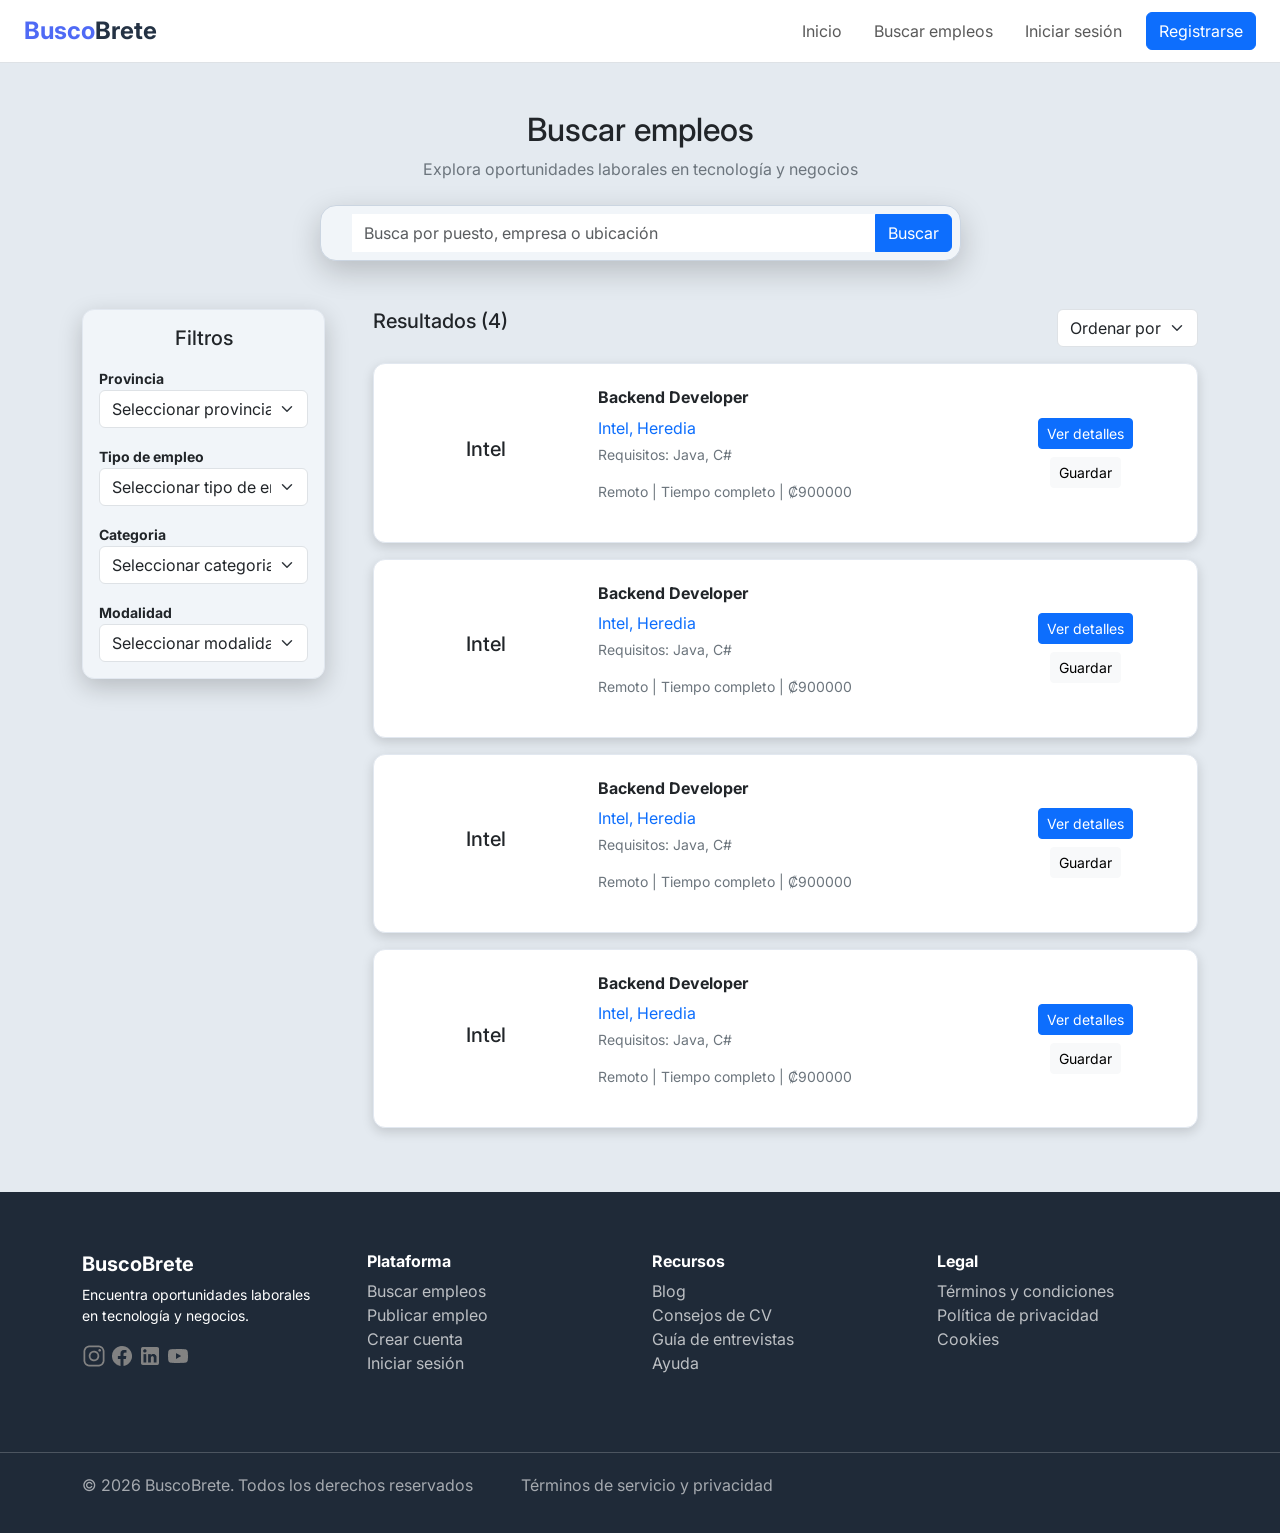
<file: html/buscarEmpleos.html>
<!DOCTYPE html>
<html lang="es">

<head>
    <meta charset="UTF-8">
    <meta name="viewport" content="width=device-width, initial-scale=1.0">
    <title>BuscoBrete - Buscar Empleos</title>
    <link rel="stylesheet" href="../css/styles.css">

    <!-- Bootstrap CSS -->
    <link href="https://cdn.jsdelivr.net/npm/bootstrap@5.3.8/dist/css/bootstrap.min.css" rel="stylesheet"
        integrity="sha384-sRIl4kxILFvY47J16cr9ZwB07vP4J8+LH7qKQnuqkuIAvNWLzeN8tE5YBujZqJLB" crossorigin="anonymous">    
    <!-- Bootstrap JS Bundle -->
    <script src="https://cdn.jsdelivr.net/npm/bootstrap@5.3.8/dist/js/bootstrap.bundle.min.js"
        integrity="sha384-FKyoEForCGlyvwx9Hj09JcYn3nv7wiPVlz7YYwJrWVcXK/BmnVDxM+D2scQbITxI" crossorigin="anonymous"></script>

    <!-- Google Fonts-->
    <link rel="preconnect" href="https://fonts.googleapis.com">
    <link rel="preconnect" href="https://fonts.gstatic.com" crossorigin>
    <link rel="preconnect" href="https://fonts.googleapis.com">
    <!-- Inter font -->
    <link href="https://fonts.googleapis.com/css2?family=Inter:ital,opsz,wght@0,14..32,100..900;1,14..32,100..900&display=swap" rel="stylesheet">
</head>

<body class="body-bckg">

    <!--Top Nav Bar  -->
    <nav class="navbar navbar-expand-lg bg-white border-bottom">
        <div class="container-fluid px-4">
            <a href="home.html" class="navbar-brand fw-bold fs-4">
                <span class="brand-busco">Busco</span><span class="brand-brete">Brete</span>
            </a>
            <button class="navbar-toggler" data-bs-toggle="collapse" data-bs-target="#menu">
                <span class="navbar-toggler-icon"></span>
            </button>
            <div class="collapse navbar-collapse justify-content-end" id="menu">
                <ul class="navbar-nav align-items-center gap-3">
                    <li class="nav-item">
                        <a href="home.html" class="nav-link">Inicio</a>
                    </li>
                    <li class="nav-item">
                        <a href="buscarEmpleos.html" class="nav-link">Buscar empleos</a>
                    </li>
                    <li class="nav-item">
                        <a href="login.html" class="nav-link">Iniciar sesión</a>
                    </li>
                    <li class="nav-item">
                        <a href="registro.html"><button class="btn btn-primary">Registrarse</button></a>
                    </li>
                </ul>
            </div>
        </div>
    </nav>

    <main>
        <!-- BUSCADORR -->
        <section class="py-5 text-center">
            <div class="container">
                <h2 class="mb-2 text-center">Buscar empleos</h2>
                <p class="text-secondary text-center">
                    Explora oportunidades laborales en tecnología y negocios
                </p>
                <div class="row justify-content-center mt-4">
                    <div class="col-md-7">
                        <div class="buscador input-group">
                            <span class="input-group-text bg-transparent border-0">
                                <i class="bi bi-search"></i>
                            </span>
                            <input class="form-control border-0" placeholder="Busca por puesto, empresa o ubicación">
                            <button class="btn btn-primary">
                                Buscar
                            </button>
                        </div>
                    </div>
                </div>
            </div>
        </section>

        <!-- RESULTADOS -->
        <section class="container mb-5">
            <div class="row g-5">
                <!-- FILTROS -->
                <div class="col-md-3">
                    <div class="tarjeta-filtros p-3">
                        <h5 class="text-center mb-3">Filtros</h5>
                        <!--PROVINICIAS-->
                        <label class="small fw-bold">Provincia</label>
                        <select class="form-select mb-3">
                            <option value="" disabled selected hidden>Seleccionar provincia</option>
                            <option value="alajuela">Alajuela</option>
                            <option value="cartago">Cartago</option>
                            <option value="guanacaste">Guanacaste</option>
                            <option value="heredia">Heredia</option>
                            <option value="limon">Limon</option>
                            <option value="puntarenas">Puntarenas</option>
                            <option value="san jose">San Jose</option>
                        </select>
                        <!--TIPO DE EMPLEO-->
                        <label class="small fw-bold">Tipo de empleo</label>
                        <select class="form-select mb-3">
                            <option value="" disabled selected hidden>Seleccionar tipo de empleo</option>
                            <option value="internship">Internship</option>
                            <option value="freelance">Freelance</option>
                            <option value="full-time">Full-time</option>
                        </select>
                        <!--CATEGORIAS-->
                        <label class="small fw-bold">Categoria</label>
                        <select class="form-select mb-3">
                            <option value="" disabled selected hidden>Seleccionar categoria</option>
                            <option value="software">Software</option>
                            <option value="mecanica">Mecanica</option>
                            <option value="otros">Otros</option>
                        </select>
                        <!--MODALIDAD-->
                        <label class="small fw-bold">Modalidad</label>
                        <select class="form-select">
                            <option value="" disabled selected hidden>Seleccionar modalidad</option>
                            <option value="presencial">Presencial</option>
                            <option value="hibrido">Hibrido</option>
                            <option value="virtual">Virtual</option>
                        </select>
                    </div>
                </div>


                <!-- RESULTADOS EMPLEOS -->
                <div class="col-md-9">
                    <div class="d-flex justify-content-between mb-3">
                        <h5>Resultados (4)</h5>
                        <select class="form-select w-auto">
                            <option value="" disabled selected hidden>Ordenar por</option>
                            <option>Pago</option>
                            <option>Proximidad</option>
                        </select>
                    </div>
                    <!-- Los resultados se modificaran con informacion desde la DB -->
                    <!-- tarjeta 1 -->
                    <div class="tarjeta-trabajo p-4 mb-3">
                        <div class="row align-items-center">
                            <div class="col-md-3 text-center">
                                <h5>Intel</h5>
                            </div>
                            <div class="col-md-6">
                                <h6 class="fw-bold">
                                    Backend Developer
                                </h6>
                                <p class="text-primary mb-1">
                                    Intel, Heredia
                                </p>
                                <p class="text-secondary small">
                                    Requisitos: Java, C#
                                </p>
                                <p class="text-secondary small">
                                    Remoto | Tiempo completo | ₡900000
                                </p>
                            </div>
                            <div class="col-md-3 text-center">
                                <button class="btn btn-primary btn-sm mb-2" id="btnVerDetalles">
                                    Ver detalles
                                </button>
                                <br>
                                <button class="btn btn-light btn-sm" id="btnGuardar">
                                    Guardar
                                </button>
                            </div>
                        </div>
                    </div>

                    <!-- tarjeta 2 -->
                    <div class="tarjeta-trabajo p-4 mb-3">
                        <div class="row align-items-center">
                            <div class="col-md-3 text-center">
                                <h5>Intel</h5>
                            </div>
                            <div class="col-md-6">
                                <h6 class="fw-bold">
                                    Backend Developer
                                </h6>
                                <p class="text-primary mb-1">
                                    Intel, Heredia
                                </p>
                                <p class="text-secondary small">
                                    Requisitos: Java, C#
                                </p>
                                <p class="text-secondary small">
                                    Remoto | Tiempo completo | ₡900000
                                </p>
                            </div>
                            <div class="col-md-3 text-center">
                                <button class="btn btn-primary btn-sm mb-2" id="btnVerDetalles">
                                    Ver detalles
                                </button>
                                <br>
                                <button class="btn btn-light btn-sm" id="btnGuardar">
                                    Guardar
                                </button>
                            </div>
                        </div>
                    </div>
                    <!-- tarjeta 3 -->
                    <div class="tarjeta-trabajo p-4 mb-3">
                        <div class="row align-items-center">
                            <div class="col-md-3 text-center">
                                <h5>Intel</h5>
                            </div>
                            <div class="col-md-6">
                                <h6 class="fw-bold">
                                    Backend Developer
                                </h6>
                                <p class="text-primary mb-1">
                                    Intel, Heredia
                                </p>
                                <p class="text-secondary small">
                                    Requisitos: Java, C#
                                </p>
                                <p class="text-secondary small">
                                    Remoto | Tiempo completo | ₡900000
                                </p>
                            </div>
                            <div class="col-md-3 text-center">
                                <button class="btn btn-primary btn-sm mb-2" id="btnVerDetalles">
                                    Ver detalles
                                </button>
                                <br>
                                <button class="btn btn-light btn-sm" id="btnGuardar">
                                    Guardar
                                </button>
                            </div>
                        </div>
                    </div>
                    <!-- tarjeta 4 -->
                    <div class="tarjeta-trabajo p-4 mb-3">
                        <div class="row align-items-center">
                            <div class="col-md-3 text-center">
                                <h5>Intel</h5>
                            </div>
                            <div class="col-md-6">
                                <h6 class="fw-bold">
                                    Backend Developer
                                </h6>
                                <p class="text-primary mb-1">
                                    Intel, Heredia
                                </p>
                                <p class="text-secondary small">
                                    Requisitos: Java, C#
                                </p>
                                <p class="text-secondary small">
                                    Remoto | Tiempo completo | ₡900000
                                </p>
                            </div>
                            <div class="col-md-3 text-center">
                                <button class="btn btn-primary btn-sm mb-2" id="btnVerDetalles">
                                    Ver detalles
                                </button>
                                <br>
                                <button class="btn btn-light btn-sm" id="btnGuardar">
                                    Guardar
                                </button>
                            </div>
                        </div>
                    </div>
                </div>
            </div>
            </div>
        </section>
    </main>

    <!-- FOOTER -->
    <footer class="footer">
        <div class="container">
            <div class="row text-center text-md-start">
                <div class="col-md-3 mb-4">
                    <h5 class="fw-bold">
                        BuscoBrete
                    </h5>
                    <p class="small text-md-start">
                        Encuentra oportunidades laborales<br>en tecnología y negocios.
                    </p>
                    <a href="https://instagram.com"><img src="../img/instagram.png" alt="instagram icon"
                        width="24" height="24"></a>
                    <a href="https://facebook.com"><img src="../img/facebook.png" alt="facebook icon" 
                        width="24" height="24"></a>
                    <a href="https://linkedin.com"><img src="../img/linkedin.png" alt="linkedin icon" 
                        width="24" height="24"></a>
                    <a href="https://www.youtube.com"><img src="../img/youtube.png" alt="youtube icon" 
                        width="24" height="24"></a>
                </div>
                <div class="col-md-3">
                    <h6 class="fw-bold ">Plataforma</h6>
                    <ul class="list-unstyled">
                        <li><a href="#">Buscar empleos</a></li>
                        <li><a href="#">Publicar empleo</a></li>
                        <li><a href="#">Crear cuenta</a></li>
                        <li><a href="#">Iniciar sesión</a></li>
                    </ul>
                </div>
                <div class="col-md-3">
                    <h6 class="fw-bold">Recursos</h6>
                    <ul class="list-unstyled">
                        <li><a href="#">Blog</a></li>
                        <li><a href="#">Consejos de CV</a></li>
                        <li><a href="#">Guía de entrevistas</a></li>
                        <li><a href="#">Ayuda</a></li>
                    </ul>
                </div>
                <div class="col-md-3">
                    <h6 class="fw-bold">Legal</h6>
                    <ul class="list-unstyled">
                        <li><a href="#">Términos y condiciones</a></li>
                        <li><a href="#">Política de privacidad</a></li>
                        <li><a href="#">Cookies</a></li>
                    </ul>
                </div>
            </div>
        </div>
    </footer>

    <!-- SUBFOOTER -->
    <div class="subfooter text-center ">
        <div class="d-flex container align-items-center gap-5">
            <p class="mx-0">
                © 2026 BuscoBrete. Todos los derechos reservados
            </p>
            <p class="mx-0" href="#">
                Términos de servicio y privacidad
            </p>
        </div>
    </div>

    <!--<script src="https://cdn.jsdelivr.net/npm/bootstrap@5.3.2/dist/js/bootstrap.bundle.min.js"></script>-->

</body>
</file>
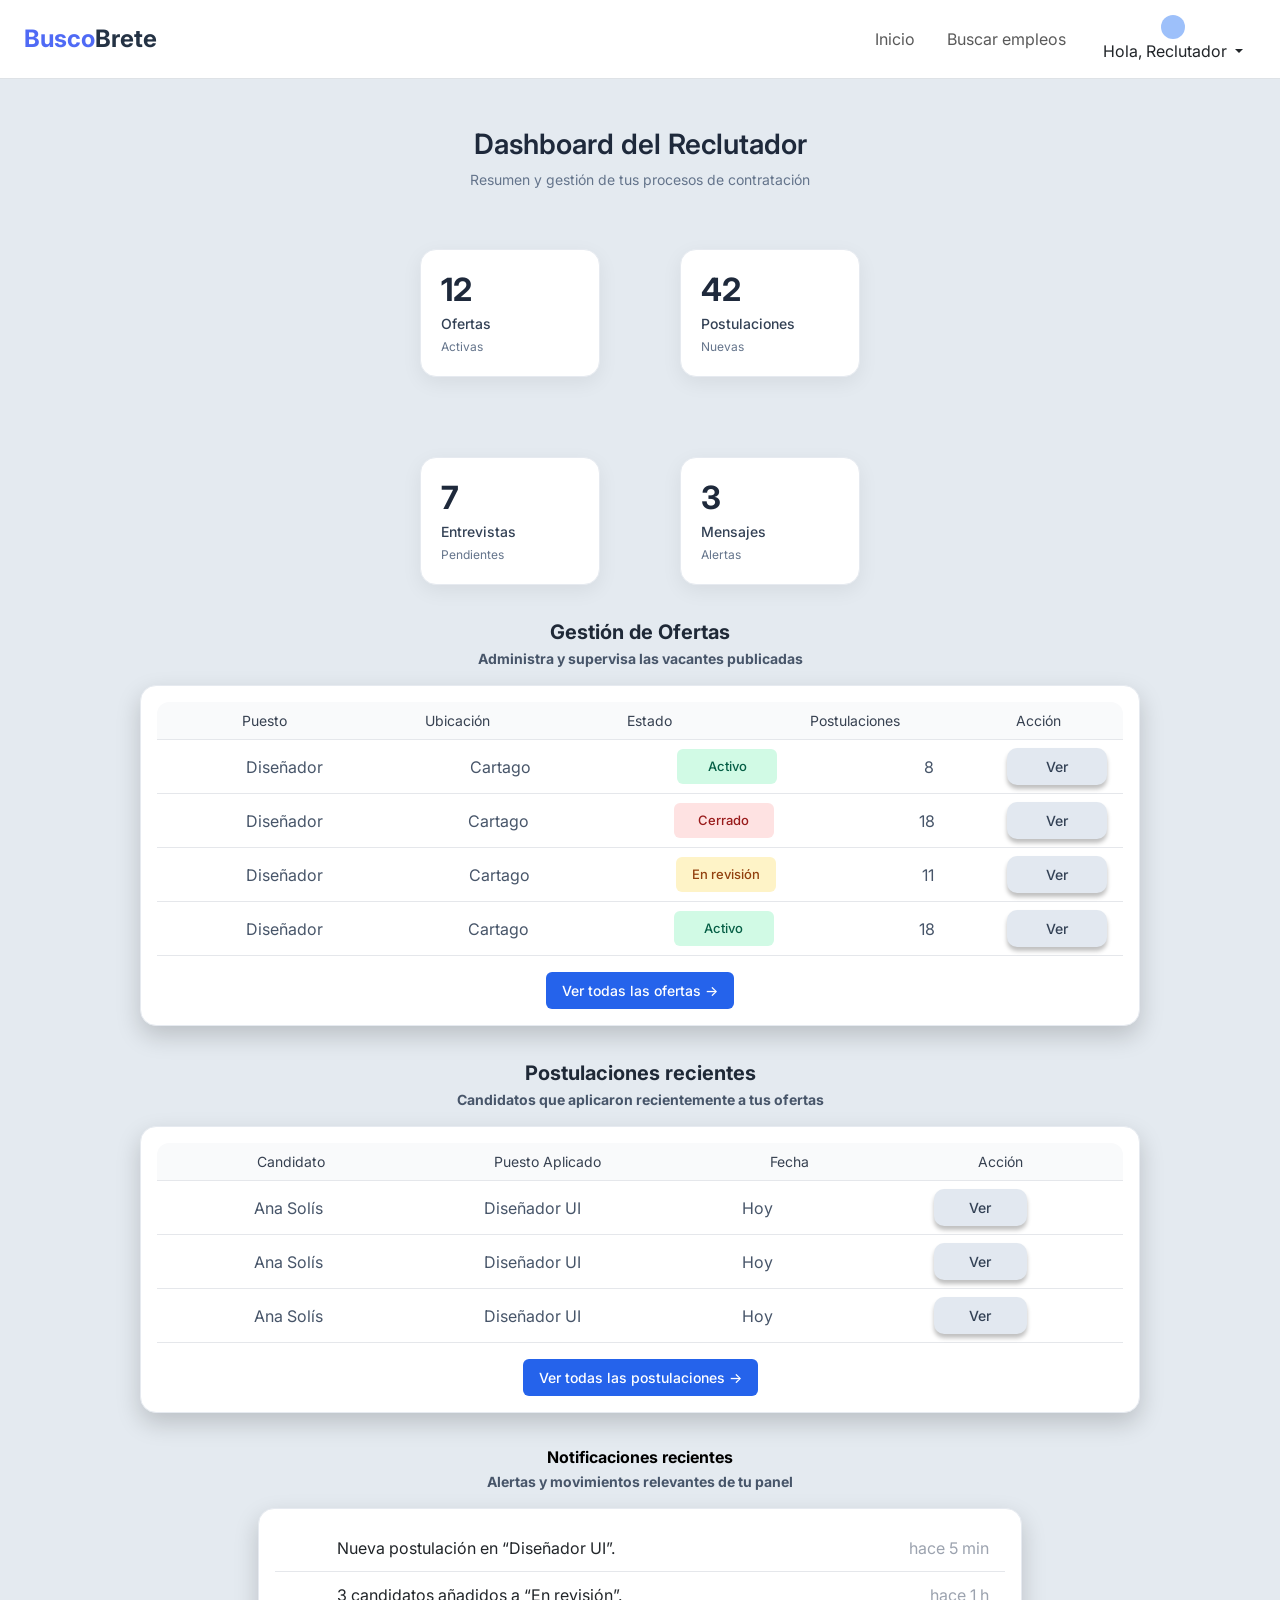
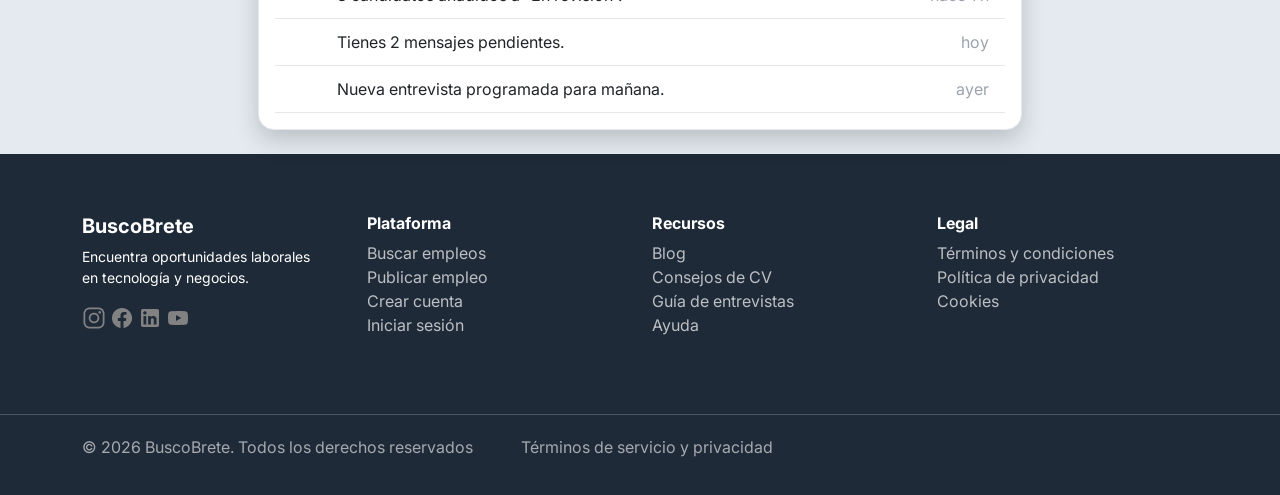
<file: html/dashboardReclutador.html>
<!DOCTYPE html>
<html lang="es">

<head>
    <meta charset="UTF-8">
    <meta name="viewport" content="width=device-width, initial-scale=1.0">
    <title>BuscoBrete - Dashboard</title>
    <link rel="stylesheet" href="../css/styles.css">

    <!-- Bootstrap CSS -->
    <link href="https://cdn.jsdelivr.net/npm/bootstrap@5.3.8/dist/css/bootstrap.min.css" rel="stylesheet"
        integrity="sha384-sRIl4kxILFvY47J16cr9ZwB07vP4J8+LH7qKQnuqkuIAvNWLzeN8tE5YBujZqJLB" crossorigin="anonymous">
    <!-- Bootstrap JS Bundle -->
    <script src="https://cdn.jsdelivr.net/npm/bootstrap@5.3.8/dist/js/bootstrap.bundle.min.js"
        integrity="sha384-FKyoEForCGlyvwx9Hj09JcYn3nv7wiPVlz7YYwJrWVcXK/BmnVDxM+D2scQbITxI"
        crossorigin="anonymous"></script>

    <!-- Google Fonts-->
    <link rel="preconnect" href="https://fonts.googleapis.com">
    <link rel="preconnect" href="https://fonts.gstatic.com" crossorigin>
    <link rel="preconnect" href="https://fonts.googleapis.com">
    <!-- Inter font -->
    <link
        href="https://fonts.googleapis.com/css2?family=Inter:ital,opsz,wght@0,14..32,100..900;1,14..32,100..900&display=swap"
        rel="stylesheet">
</head>

<body class="body-bckg">
    <main>
        <!--Top Nav Bar  -->
        <nav class="navbar navbar-expand-lg bg-white border-bottom">
            <div class="container-fluid px-4">
                <a href="home.html" class="navbar-brand fw-bold fs-4">
                    <span class="brand-busco">Busco</span><span class="brand-brete">Brete</span>
                </a>
                <button class="navbar-toggler" data-bs-toggle="collapse" data-bs-target="#menu">
                    <span class="navbar-toggler-icon"></span>
                </button>
                <div class="collapse navbar-collapse justify-content-end" id="menu">
                    <ul class="navbar-nav align-items-center gap-3">
                        <li class="nav-item">
                            <a href="home.html" class="nav-link">Inicio</a>
                        </li>
                        <li class="nav-item">
                            <a href="buscarEmpleos.html" class="nav-link">Buscar empleos</a>
                        </li>
                        <li>
                            <div class="dropdown">
                                <button class="btn dropdown-toggle tn-outline-dark bb-hi-btn" type="button"
                                    id="dropdownMenuButton" data-bs-toggle="dropdown" aria-expanded="false">
                                    <div class="bb-avatar mx-auto"></div>
                                    Hola, Reclutador
                                </button>
                                <div class="dropdown-menu" aria-labelledby="dropdownMenuButton">
                                    <a class="dropdown-item" href="#">Publicar ofertas</a>
                                    <a class="dropdown-item" href="#">Información personal</a>
                                    <a class="dropdown-item" href="#">Configuración</a>
                                </div>
                            </div>

                        </li>
                    </ul>

                </div>
            </div>
        </nav>

        <!-- MAIN -->
        <main>
            <div class="container py-4 d-flex flex-column gap-35">

                <!-- HERO -->
                <section class="text-center d-flex flex-column align-items-center py-4">
                    <h1 class="bb-hero-title mb-2">Dashboard del Reclutador</h1>
                    <p class="bb-hero-subtitle mb-0">Resumen y gestión de tus procesos de contratación</p>
                </section>

                <!-- STATS -->
                <section class="d-flex justify-content-center">
                    <div class="d-flex flex-wrap justify-content-center gap-80">
                        <div class="bb-stat-card d-flex flex-column gap-1">
                            <div class="bb-number">12</div>
                            <div class="bb-label">Ofertas</div>
                            <div class="bb-small">Activas</div>
                        </div>
                        <div class="bb-stat-card d-flex flex-column gap-1">
                            <div class="bb-number">42</div>
                            <div class="bb-label">Postulaciones</div>
                            <div class="bb-small">Nuevas</div>
                        </div>
                        <div class="bb-stat-card d-flex flex-column gap-1">
                            <div class="bb-number">7</div>
                            <div class="bb-label">Entrevistas</div>
                            <div class="bb-small">Pendientes</div>
                        </div>
                        <div class="bb-stat-card d-flex flex-column gap-1">
                            <div class="bb-number">3</div>
                            <div class="bb-label">Mensajes</div>
                            <div class="bb-small">Alertas</div>
                        </div>
                    </div>
                </section>

                <!-- GESTIÓN DE OFERTAS -->
                <section class="d-flex flex-column align-items-center text-center">
                    <h2 class="fs-5 fw-bold mb-1" style="color:#1F2937;">Gestión de Ofertas</h2>
                    <p class="small fw-bold mb-3" style="color:#475569;">Administra y supervisa las vacantes
                        publicadas</p>

                    <div class="bb-card w-100 d-flex flex-column align-items-center p-3" style="max-width:1000px;">
                        <!-- Table Header -->
                        <div class="bb-table-header w-100 px-3 py-2 d-none d-md-flex"
                            style="border-radius: 12px 12px 0 0;">
                            <div class="d-flex w-100">
                                <div class="flex-grow-1 ">Puesto</div>
                                <div class="flex-grow-1">Ubicación</div>
                                <div class="flex-grow-1">Estado</div>
                                <div class="flex-grow-1">Postulaciones</div>
                                <div style="width:0px" class="flex-grow-1">Acción</div>
                            </div>
                        </div>

                        <!-- A posterior se cargaran desde la db -->
                        <div class="w-100">
                            <!-- fila 1 -->
                            <div class="bb-row d-flex align-items-center px-3 py-2">
                                <div class="flex-grow-1">Diseñador</div>
                                <div class="flex-grow-1">Cartago</div>
                                <div class="flex-grow-1">
                                    <span class="bb-badge bb-badge--green">Activo</span>
                                </div>
                                <div class="flex-grow-1">8</div>
                                <div style="width:100px">
                                    <button class="bb-btn-chip w-100">Ver</button>
                                </div>
                            </div>
                            <!-- fila 2 -->
                            <div class="bb-row d-flex align-items-center px-3 py-2">
                                <div class="flex-grow-1">Diseñador</div>
                                <div class="flex-grow-1">Cartago</div>
                                <div class="flex-grow-1">
                                    <span class="bb-badge bb-badge--red">Cerrado</span>
                                </div>
                                <div class="flex-grow-1">18</div>
                                <div style="width:100px">
                                    <button class="bb-btn-chip w-100">Ver</button>
                                </div>
                            </div>
                            <!-- fila 3 -->
                            <div class="bb-row d-flex align-items-center px-3 py-2">
                                <div class="flex-grow-1">Diseñador</div>
                                <div class="flex-grow-1">Cartago</div>
                                <div class="flex-grow-1">
                                    <span class="bb-badge bb-badge--amber">En revisión</span>
                                </div>
                                <div class="flex-grow-1">11</div>
                                <div style="width:100px">
                                    <button class="bb-btn-chip w-100">Ver</button>
                                </div>
                            </div>
                            <!-- fila 4 -->
                            <div class="bb-row d-flex align-items-center px-3 py-2">
                                <div class="flex-grow-1">Diseñador</div>
                                <div class="flex-grow-1">Cartago</div>
                                <div class="flex-grow-1">
                                    <span class="bb-badge bb-badge--green">Activo</span>
                                </div>
                                <div class="flex-grow-1">18</div>
                                <div style="width:100px">
                                    <button class="bb-btn-chip w-100">Ver</button>
                                </div>
                            </div>
                            

                        <!-- Ver todas -->
                        <div class="mt-3">
                            <button class="bb-btn-primary">
                                Ver todas las ofertas &rarr;
                            </button>
                        </div>
                    </div>
                </section>

                <!-- POSTULACIONES RECIENTES -->
                <section class="d-flex flex-column align-items-center text-center">
                    <h2 class="fs-5 fw-bold mb-1" style="color:#1F2937;">Postulaciones recientes</h2>
                    <p class="small fw-bold mb-3" style="color:#475569;">Candidatos que aplicaron recientemente a
                        tus ofertas</p>

                    <div class="bb-card w-100 d-flex flex-column align-items-center p-3" style="max-width:1000px;">
                        <!-- Table Header -->
                        <div class="bb-table-header w-100 px-3 py-2 d-none d-md-flex"
                            style="border-radius: 12px 12px 0 0;">
                            <div class="d-flex w-100">
                                <div class="flex-grow-1 text-center">Candidato</div>
                                <div class="flex-grow-1 text-center">Puesto Aplicado</div>
                                <div class="flex-grow-1 text-center">Fecha</div>
                                <div class="flex-grow-1 text-center">Acción</div>
                            </div>
                        </div>

                        <!-- filas seran cargadas de la db -->
                        <div class="w-100">
                            <!-- fila 1 -->
                            <div class="bb-row d-flex align-items-center px-3 py-2">
                                <div class="flex-grow-1 text-center">Ana Solís</div>
                                <div class="flex-grow-1 text-center">Diseñador UI</div>
                                <div class="flex-grow-1 text-center">Hoy</div>
                                <div class="flex-grow-1 d-flex justify-content-center">
                                    <button class="bb-btn-chip" style="min-width:93px;">Ver</button>
                                </div>
                            </div>
                            <!-- fila 2 -->
                            <div class="bb-row d-flex align-items-center px-3 py-2">
                                <div class="flex-grow-1 text-center">Ana Solís</div>
                                <div class="flex-grow-1 text-center">Diseñador UI</div>
                                <div class="flex-grow-1 text-center">Hoy</div>
                                <div class="flex-grow-1 d-flex justify-content-center">
                                    <button class="bb-btn-chip" style="min-width:93px;">Ver</button>
                                </div>
                            </div>
                            <!-- fila 3 -->
                            <div class="bb-row d-flex align-items-center px-3 py-2">
                                <div class="flex-grow-1 text-center">Ana Solís</div>
                                <div class="flex-grow-1 text-center">Diseñador UI</div>
                                <div class="flex-grow-1 text-center">Hoy</div>
                                <div class="flex-grow-1 d-flex justify-content-center">
                                    <button class="bb-btn-chip" style="min-width:93px;">Ver</button>
                                </div>
                            </div>
                            
                        </div>

                        <!-- Ver todas -->
                        <div class="mt-3">
                            <button class="bb-btn-primary">
                                Ver todas las postulaciones &rarr;
                            </button>
                        </div>
                    </div>
                </section>

                <!-- NOTIFICACIONES RECIENTES -->
                <section class="d-flex flex-column align-items-center text-center">
                    <h2 class="fs-6 fw-bold mb-1" style="color:#000;">Notificaciones recientes</h2>
                    <p class="small fw-bold mb-3" style="color:#475569;">Alertas y movimientos relevantes de tu
                        panel</p>

                    <div class="bb-card w-100 d-flex flex-column align-items-center p-3" style="max-width:764px;">
                        <!-- Activity Item -->
                        <div class="bb-activity-item w-100 d-flex align-items-center gap-3 px-3 py-2">
                            <div class="text-primary"
                                style="width:30px;height:30px; display:flex;align-items:center;justify-content:center;">
                                <i class="bi bi-bell-fill"></i>
                            </div>
                            <div class="flex-grow-1 text-start">Nueva postulación en “Diseñador UI”.</div>
                            <div class="bb-activity-time">hace 5 min</div>
                        </div>

                        <div class="bb-activity-item w-100 d-flex align-items-center gap-3 px-3 py-2">
                            <div class="text-primary"
                                style="width:30px;height:30px; display:flex;align-items:center;justify-content:center;">
                                <i class="bi bi-people-fill"></i>
                            </div>
                            <div class="flex-grow-1 text-start">3 candidatos añadidos a “En revisión”.</div>
                            <div class="bb-activity-time">hace 1 h</div>
                        </div>

                        <div class="bb-activity-item w-100 d-flex align-items-center gap-3 px-3 py-2">
                            <div class="text-primary"
                                style="width:30px;height:30px; display:flex;align-items:center;justify-content:center;">
                                <i class="bi bi-envelope-fill"></i>
                            </div>
                            <div class="flex-grow-1 text-start">Tienes 2 mensajes pendientes.</div>
                            <div class="bb-activity-time">hoy</div>
                        </div>

                        <div class="bb-activity-item w-100 d-flex align-items-center gap-3 px-3 py-2">
                            <div class="text-primary"
                                style="width:30px;height:30px; display:flex;align-items:center;justify-content:center;">
                                <i class="bi bi-calendar-event-fill"></i>
                            </div>
                            <div class="flex-grow-1 text-start">Nueva entrevista programada para mañana.</div>
                            <div class="bb-activity-time">ayer</div>
                        </div>
                    </div>
                </section>

            </div>
        </main>

        <!-- FOOTER -->
        <footer class="footer">
            <div class="container">
                <div class="row text-center text-md-start">
                    <div class="col-md-3 mb-4">
                        <h5 class="fw-bold">
                            BuscoBrete
                        </h5>
                        <p class="small text-md-start">
                            Encuentra oportunidades laborales<br>en tecnología y negocios.
                        </p>
                        <a href="https://instagram.com"><img src="../img/instagram.png" alt="instagram icon" width="24"
                                height="24"></a>
                        <a href="https://facebook.com"><img src="../img/facebook.png" alt="facebook icon" width="24"
                                height="24"></a>
                        <a href="https://linkedin.com"><img src="../img/linkedin.png" alt="linkedin icon" width="24"
                                height="24"></a>
                        <a href="https://www.youtube.com"><img src="../img/youtube.png" alt="youtube icon" width="24"
                                height="24"></a>
                    </div>
                    <div class="col-md-3">
                        <h6 class="fw-bold ">Plataforma</h6>
                        <ul class="list-unstyled">
                            <li><a href="#">Buscar empleos</a></li>
                            <li><a href="#">Publicar empleo</a></li>
                            <li><a href="#">Crear cuenta</a></li>
                            <li><a href="#">Iniciar sesión</a></li>
                        </ul>
                    </div>
                    <div class="col-md-3">
                        <h6 class="fw-bold">Recursos</h6>
                        <ul class="list-unstyled">
                            <li><a href="#">Blog</a></li>
                            <li><a href="#">Consejos de CV</a></li>
                            <li><a href="#">Guía de entrevistas</a></li>
                            <li><a href="#">Ayuda</a></li>
                        </ul>
                    </div>
                    <div class="col-md-3">
                        <h6 class="fw-bold">Legal</h6>
                        <ul class="list-unstyled">
                            <li><a href="#">Términos y condiciones</a></li>
                            <li><a href="#">Política de privacidad</a></li>
                            <li><a href="#">Cookies</a></li>
                        </ul>
                    </div>
                </div>
            </div>
        </footer>

        <!-- SUBFOOTER -->
        <div class="subfooter text-center ">
            <div class="d-flex container align-items-center gap-5">
                <p class="mx-0">
                    © 2026 BuscoBrete. Todos los derechos reservados
                </p>
                <p class="mx-0" href="#">
                    Términos de servicio y privacidad
                </p>
            </div>
        </div>


        <script src="https://cdn.jsdelivr.net/npm/bootstrap@5.3.3/dist/js/bootstrap.bundle.min.js"
            integrity="sha384-QWTKZyjpPEjISv5WaRU9OFeRpok6YctnYmDr5pNlyT2bRjXh0JMhjY6hW+ALEwIH"
            crossorigin="anonymous"></script>
</body>
</html>
</main>
</file>
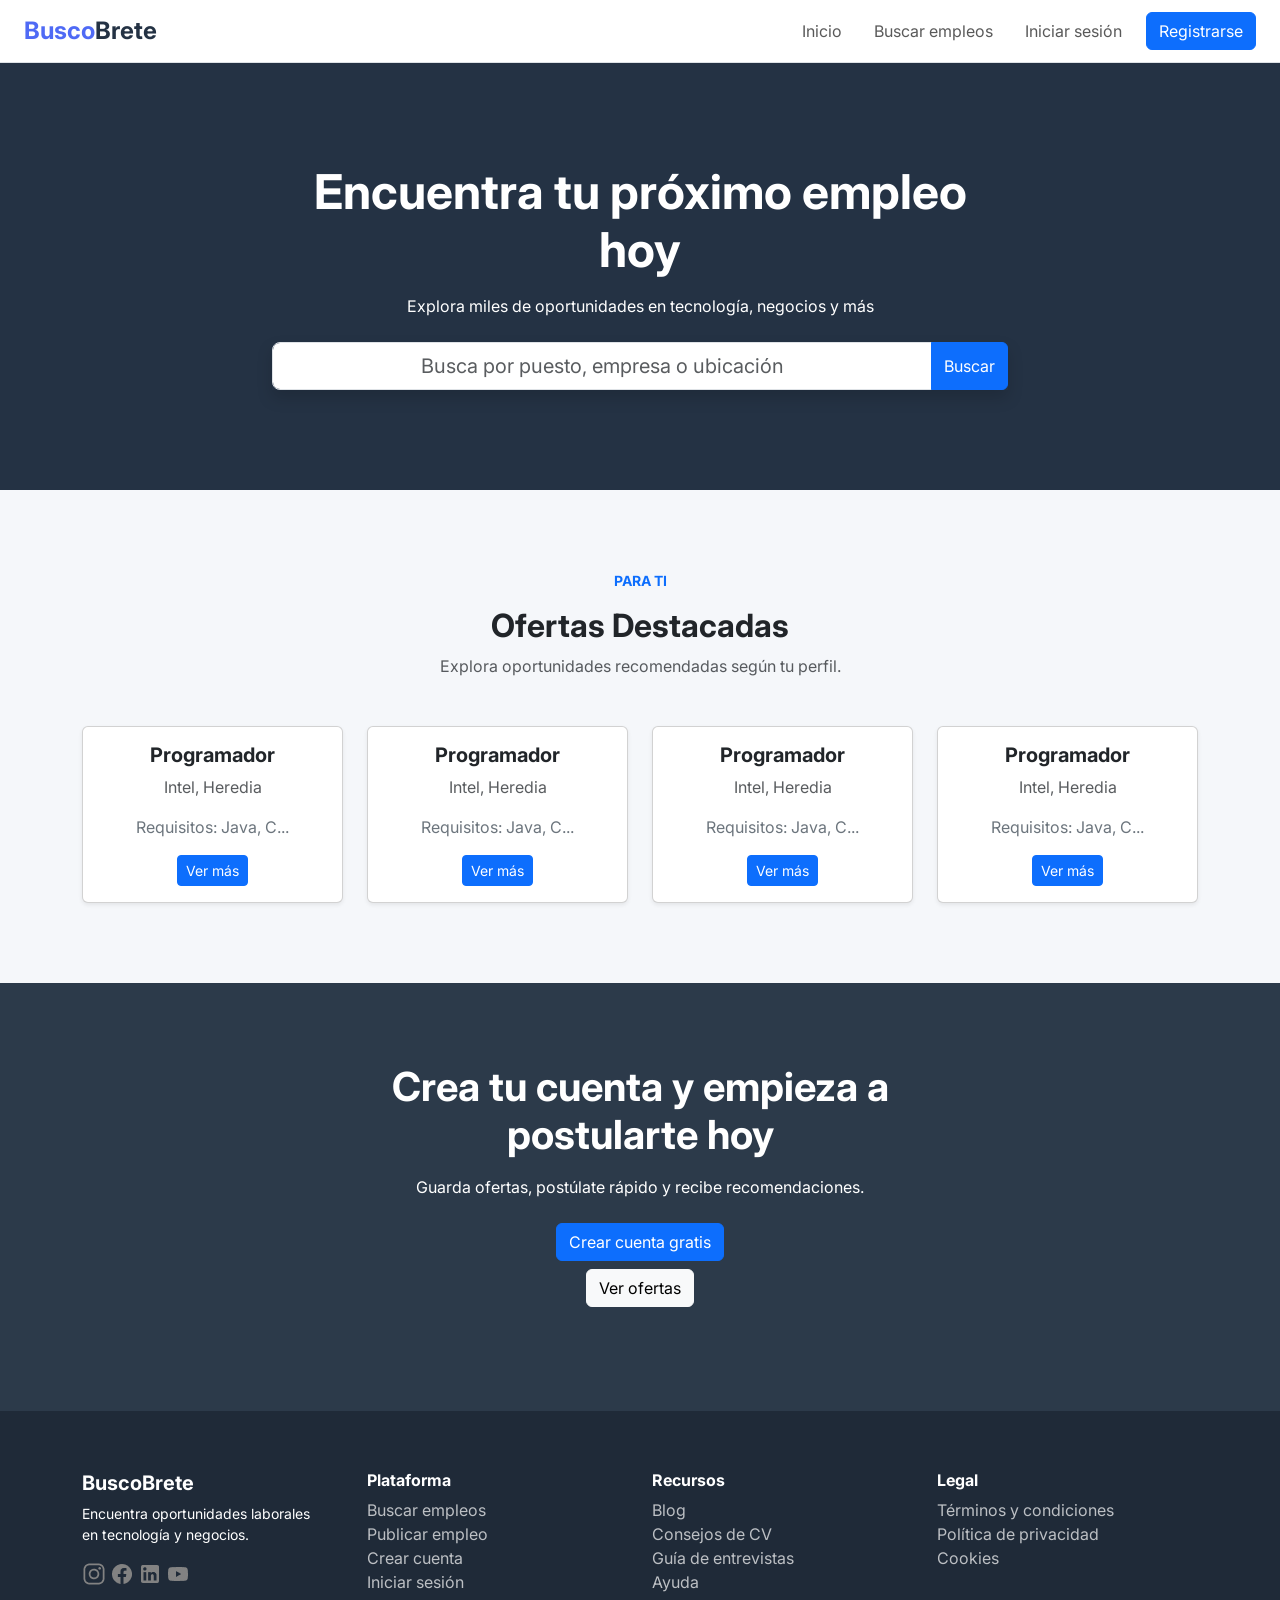
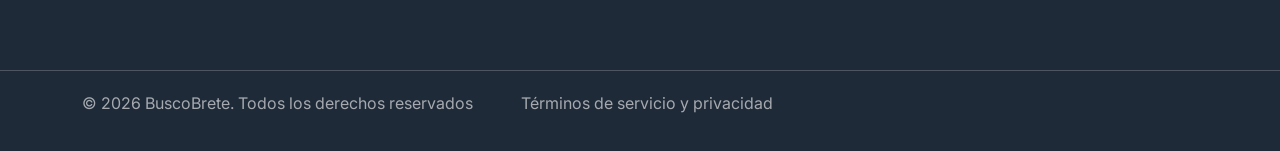
<file: html/home.html>
<!DOCTYPE html>
<html lang="es">

<head>
    <meta charset="UTF-8">
    <meta name="viewport" content="width=device-width, initial-scale=1.0">
    <title>BuscoBrete - Home</title>
    <link rel="stylesheet" href="../css/styles.css">

    <!-- Bootstrap CSS -->
    <link href="https://cdn.jsdelivr.net/npm/bootstrap@5.3.8/dist/css/bootstrap.min.css" rel="stylesheet"
        integrity="sha384-sRIl4kxILFvY47J16cr9ZwB07vP4J8+LH7qKQnuqkuIAvNWLzeN8tE5YBujZqJLB" crossorigin="anonymous">    
    <!-- Bootstrap JS Bundle -->
    <script src="https://cdn.jsdelivr.net/npm/bootstrap@5.3.8/dist/js/bootstrap.bundle.min.js"
        integrity="sha384-FKyoEForCGlyvwx9Hj09JcYn3nv7wiPVlz7YYwJrWVcXK/BmnVDxM+D2scQbITxI" crossorigin="anonymous"></script>

    <!-- Google Fonts-->
    <link rel="preconnect" href="https://fonts.googleapis.com">
    <link rel="preconnect" href="https://fonts.gstatic.com" crossorigin>
    <link rel="preconnect" href="https://fonts.googleapis.com">
    <!-- Inter font -->
    <link href="https://fonts.googleapis.com/css2?family=Inter:ital,opsz,wght@0,14..32,100..900;1,14..32,100..900&display=swap" rel="stylesheet">
</head>

<body class="body-bckg">

    <!--Top Nav Bar  -->
    <nav class="navbar navbar-expand-lg bg-white border-bottom">
        <div class="container-fluid px-4">
            <a href="home.html" class="navbar-brand fw-bold fs-4">
                <span class="brand-busco">Busco</span><span class="brand-brete">Brete</span>
            </a>
            <button class="navbar-toggler" data-bs-toggle="collapse" data-bs-target="#menu">
                <span class="navbar-toggler-icon"></span>
            </button>
            <div class="collapse navbar-collapse justify-content-end" id="menu">
                <ul class="navbar-nav align-items-center gap-3">
                    <li class="nav-item">
                        <a href="home.html" class="nav-link">Inicio</a>
                    </li>
                    <li class="nav-item">
                        <a href="buscarEmpleos.html" class="nav-link">Buscar empleos</a>
                    </li>
                    <li class="nav-item">
                        <a href="login.html" class="nav-link">Iniciar sesión</a>
                    </li>
                    <li class="nav-item">
                        <a href="registro.html"><button class="btn btn-primary">Registrarse</button></a>
                    </li>
                </ul>
            </div>
        </div>
    </nav>

    <main>
       <!-- top banner -->
        <section class="topBanner">
            <div class="container">
                <h1 class="fw-bold display-5 mb-3 text-center shado">
                    Encuentra tu próximo empleo <br> hoy
                </h1>
                <p class="mb-4 text-center">
                    Explora miles de oportunidades en tecnología, negocios y más
                </p>
                <div class="row justify-content-center">
                    <div class="col-md-8">
                        <div class="input-group shadow">
                            <input class="form-control form-control-lg text-center"
                                placeholder="Busca por puesto, empresa o ubicación">
                            <button class="btn btn-primary">
                                Buscar
                            </button>

                        </div>
                    </div>
                </div>
            </div>
        </section>

        <!-- OFERTAS DESTACADAS -->
        <section class="destacadas">
            <div class="container text-center">
                <p class="text-primary fw-bold small text-center">
                    PARA TI
                </p>
                <h2 class="fw-bold mb-2 text-center">
                    Ofertas Destacadas
                </h2>
                <p class="text-muted mb-5 text-center">
                    Explora oportunidades recomendadas según tu perfil.
                </p>

                <!-- ESTAS TARJETAS SE VAN A REEMPLAZAR A POSTERIOR CON PHP PARA CARGARLAS DESDE LA BBDD -->
                <!-- ESTAS TARJETAS SE VAN A REEMPLAZAR A POSTERIOR CON PHP PARA CARGARLAS DESDE LA BBDD -->
                <div class="row g-4">
                    <!-- tarjeta -->
                    <div class="col-md-3">
                        <div class="card shadow-sm h-100">
                            <div class="card-body">
                                <h5 class="fw-bold">
                                    Programador
                                </h5>
                                <p class="text-muted">
                                    Intel, Heredia
                                </p>
                                <p class="text-secondary">
                                    Requisitos: Java, C...
                                </p>
                                <button class="btn btn-primary btn-sm">
                                    Ver más
                                </button>
                            </div>
                        </div>
                    </div>
                    <!-- tarjeta -->
                    <div class="col-md-3">
                        <div class="card shadow-sm h-100">
                            <div class="card-body">
                                <h5 class="fw-bold">
                                    Programador
                                </h5>
                                <p class="text-muted">
                                    Intel, Heredia
                                </p>
                                <p class="text-secondary">
                                    Requisitos: Java, C...
                                </p>
                                <button class="btn btn-primary btn-sm">
                                    Ver más
                                </button>
                            </div>
                        </div>
                    </div>
                    <!-- tarjeta -->
                    <div class="col-md-3">
                        <div class="card shadow-sm h-100">
                            <div class="card-body">
                                <h5 class="fw-bold">
                                    Programador
                                </h5>
                                <p class="text-muted">
                                    Intel, Heredia
                                </p>
                                <p class="text-secondary">
                                    Requisitos: Java, C...
                                </p>
                                <button class="btn btn-primary btn-sm">
                                    Ver más
                                </button>
                            </div>
                        </div>
                    </div>
                    <!-- tarjeta -->
                    <div class="col-md-3">
                        <div class="card shadow-sm h-100">
                            <div class="card-body">
                                <h5 class="fw-bold">
                                    Programador
                                </h5>
                                <p class="text-muted">
                                    Intel, Heredia
                                </p>
                                <p class="text-secondary">
                                    Requisitos: Java, C...
                                </p>
                                <button class="btn btn-primary btn-sm">
                                    Ver más
                                </button>
                            </div>
                        </div>
                    </div>
                    <!-- ESTAS TARJETAS SE VAN A REEMPLAZAR A POSTERIOR CON PHP PARA CARGARLAS DESDE LA BBDD -->
                    <!-- ESTAS TARJETAS SE VAN A REEMPLAZAR A POSTERIOR CON PHP PARA CARGARLAS DESDE LA BBDD -->
                </div>
            </div>
        </section>

        <!-- ofrecer la cuenta -->
        <section class="ofrecerCuenta">
            <div class="container">
                <h2 class="display-6 fw-bold mb-3 text-center">
                    Crea tu cuenta y empieza a <br> postularte hoy
                </h2>
                <p class="mb-4 text-center">
                    Guarda ofertas, postúlate rápido y recibe recomendaciones.
                </p>
                <div class="d-flex flex-column justify-content-center gap-3 ">
                    <ul class="d-flex flex-column align-items-center list-unstyled center">
                        <li>
                            <button class="btn btn-primary mb-2">
                                Crear cuenta gratis
                            </button>
                        </li>
                        <li>
                            <button class="mb btn btn-light mb-2">
                                Ver ofertas
                            </button>
                        </li>
                    </ul>
                </div>
            </div>
        </section>
    </main>

    <!-- FOOTER -->
    <footer class="footer">
        <div class="container">
            <div class="row text-center text-md-start">
                <div class="col-md-3 mb-4">
                    <h5 class="fw-bold">
                        BuscoBrete
                    </h5>
                    <p class="small text-md-start">
                        Encuentra oportunidades laborales<br>en tecnología y negocios.
                    </p>
                    <a href="https://instagram.com"><img src="../img/instagram.png" alt="instagram icon"
                        width="24" height="24"></a>
                    <a href="https://facebook.com"><img src="../img/facebook.png" alt="facebook icon" 
                        width="24" height="24"></a>
                    <a href="https://linkedin.com"><img src="../img/linkedin.png" alt="linkedin icon" 
                        width="24" height="24"></a>
                    <a href="https://www.youtube.com"><img src="../img/youtube.png" alt="youtube icon" 
                        width="24" height="24"></a>
                </div>
                <div class="col-md-3">
                    <h6 class="fw-bold ">Plataforma</h6>
                    <ul class="list-unstyled">
                        <li><a href="#">Buscar empleos</a></li>
                        <li><a href="#">Publicar empleo</a></li>
                        <li><a href="#">Crear cuenta</a></li>
                        <li><a href="#">Iniciar sesión</a></li>
                    </ul>
                </div>
                <div class="col-md-3">
                    <h6 class="fw-bold">Recursos</h6>
                    <ul class="list-unstyled">
                        <li><a href="#">Blog</a></li>
                        <li><a href="#">Consejos de CV</a></li>
                        <li><a href="#">Guía de entrevistas</a></li>
                        <li><a href="#">Ayuda</a></li>
                    </ul>
                </div>
                <div class="col-md-3">
                    <h6 class="fw-bold">Legal</h6>
                    <ul class="list-unstyled">
                        <li><a href="#">Términos y condiciones</a></li>
                        <li><a href="#">Política de privacidad</a></li>
                        <li><a href="#">Cookies</a></li>
                    </ul>
                </div>
            </div>
        </div>
    </footer>

    <!-- SUBFOOTER -->
    <div class="subfooter text-center ">
        <div class="d-flex container align-items-center gap-5">
            <p class="mx-0">
                © 2026 BuscoBrete. Todos los derechos reservados
            </p>
            <p class="mx-0" href="#">
                Términos de servicio y privacidad
            </p>
        </div>
    </div>
</body>

</html>
</file>
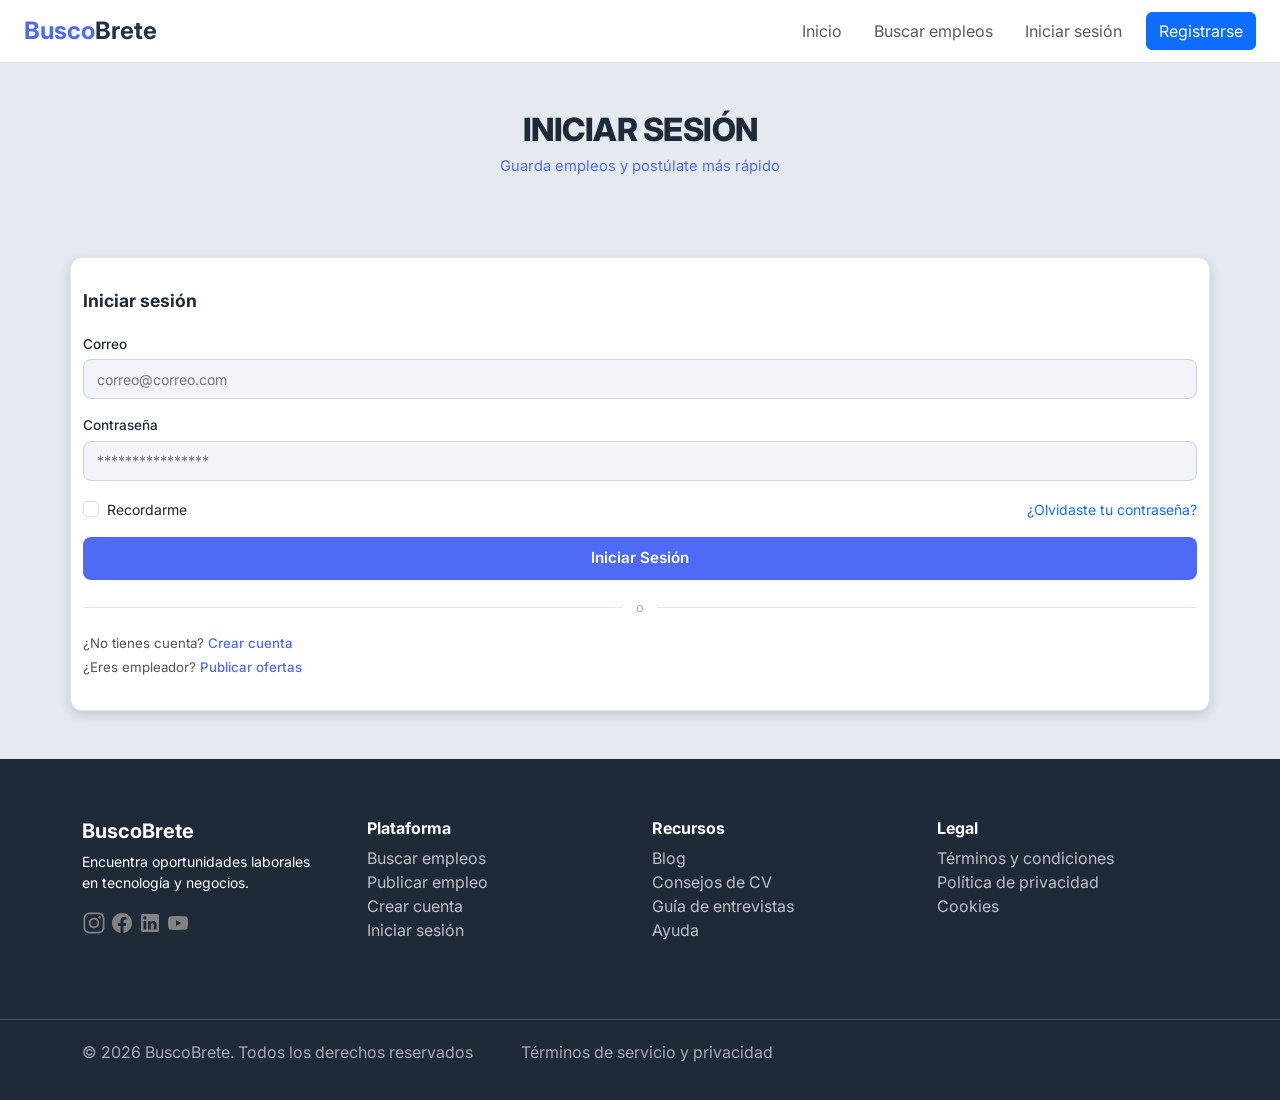
<file: html/login.html>
<!DOCTYPE html>
<html lang="es">

<head>
    <meta charset="UTF-8">
    <meta name="viewport" content="width=device-width, initial-scale=1.0">
    <title>BuscoBrete - Iniciar Sesión</title>
    <link rel="stylesheet" href="../css/styles.css">

    <!-- Bootstrap CSS -->
    <link href="https://cdn.jsdelivr.net/npm/bootstrap@5.3.8/dist/css/bootstrap.min.css" rel="stylesheet"
        integrity="sha384-sRIl4kxILFvY47J16cr9ZwB07vP4J8+LH7qKQnuqkuIAvNWLzeN8tE5YBujZqJLB" crossorigin="anonymous">    
    <!-- Bootstrap JS Bundle -->
    <script src="https://cdn.jsdelivr.net/npm/bootstrap@5.3.8/dist/js/bootstrap.bundle.min.js"
        integrity="sha384-FKyoEForCGlyvwx9Hj09JcYn3nv7wiPVlz7YYwJrWVcXK/BmnVDxM+D2scQbITxI" crossorigin="anonymous"></script>

    <!-- Google Fonts-->
    <link rel="preconnect" href="https://fonts.googleapis.com">
    <link rel="preconnect" href="https://fonts.gstatic.com" crossorigin>
    <link rel="preconnect" href="https://fonts.googleapis.com">
    <!-- Inter font -->
    <link href="https://fonts.googleapis.com/css2?family=Inter:ital,opsz,wght@0,14..32,100..900;1,14..32,100..900&display=swap" rel="stylesheet">
</head>

<body class="body-bckg">

    <!-- TOP NAV BAR -->
    <nav class="navbar navbar-expand-lg bg-white border-bottom">
        <div class="container-fluid px-4">
            <a href="home.html" class="navbar-brand fw-bold fs-4">
                <span class="brand-busco">Busco</span><span class="brand-brete">Brete</span>
            </a>
            <button class="navbar-toggler" data-bs-toggle="collapse" data-bs-target="#menu">
                <span class="navbar-toggler-icon"></span>
            </button>
            <div class="collapse navbar-collapse justify-content-end" id="menu">
                <ul class="navbar-nav align-items-center gap-3">
                    <li class="nav-item">
                        <a href="home.html" class="nav-link">Inicio</a>
                    </li>
                    <li class="nav-item">
                        <a href="buscarEmpleos.html" class="nav-link">Buscar empleos</a>
                    </li>
                    <li class="nav-item">
                        <a href="login.html" class="nav-link">Iniciar sesión</a>
                    </li>
                    <li class="nav-item">
                        <a href="registro.html"><button class="btn btn-primary">Registrarse</button></a>
                    </li>
                </ul>
            </div>
        </div>
    </nav>

    <main>
        <!-- PAGE HEADER -->
        <section class="py-5 text-center">
            <div class="container">
                <h2 class="auth-page-title">INICIAR SESIÓN</h2>
                <p class="auth-page-subtitle">Guarda empleos y postúlate más rápido</p>
            </div>
        </section>

        <!-- LOGIN FORM -->
        <section class="container mb-5">
            <div class="row justify-content-center">
                <div class="auth-card">
                    <h5>Iniciar sesión</h5>

                    <div class="mb-3">
                        <label class="auth-label" for="correo">Correo</label>
                        <input class="auth-input" type="email" id="correo" placeholder="correo@correo.com">
                    </div>

                    <div class="mb-3">
                        <label class="auth-label" for="contrasena">Contraseña</label>
                        <input class="auth-input" type="password" id="contrasena" placeholder="****************">
                    </div>

                    <div class="d-flex justify-content-between align-items-center mb-3">
                        <div class="form-check mb-0">
                            <input class="form-check-input" type="checkbox" id="recordarme">
                            <label class="form-check-label small" for="recordarme">Recordarme</label>
                        </div>
                        <a href="#" class="small text-primary text-decoration-none">¿Olvidaste tu contraseña?</a>
                    </div>

                    <button class="btn-auth" onclick="iniciarSesion()">Iniciar Sesión</button>

                    <div class="auth-divider">o</div>

                    <div class="auth-card-links">
                        <p class="mb-1">¿No tienes cuenta? <a href="registro.html">Crear cuenta</a></p>
                        <p class="mb-0">¿Eres empleador? <a href="dashboardReclutador.html">Publicar ofertas</a></p>
                    </div>
                </div>
            </div>
        </section>
    </main>  

    <!-- FOOTER -->
    <footer class="footer">
        <div class="container">
            <div class="row text-center text-md-start">
                <div class="col-md-3 mb-4">
                    <h5 class="fw-bold">BuscoBrete</h5>
                    <p class="small text-md-start">
                        Encuentra oportunidades laborales<br>en tecnología y negocios.
                    </p>
                    <a href="https://instagram.com"><img src="../img/instagram.png" alt="instagram icon" width="24" height="24"></a>
                    <a href="https://facebook.com"><img src="../img/facebook.png" alt="facebook icon" width="24" height="24"></a>
                    <a href="https://linkedin.com"><img src="../img/linkedin.png" alt="linkedin icon" width="24" height="24"></a>
                    <a href="https://www.youtube.com"><img src="../img/youtube.png" alt="youtube icon" width="24" height="24"></a>
                </div>
                <div class="col-md-3">
                    <h6 class="fw-bold">Plataforma</h6>
                    <ul class="list-unstyled">
                        <li><a href="buscarEmpleos.html">Buscar empleos</a></li>
                        <li><a href="#">Publicar empleo</a></li>
                        <li><a href="registro.html">Crear cuenta</a></li>
                        <li><a href="login.html">Iniciar sesión</a></li>
                    </ul>
                </div>
                <div class="col-md-3">
                    <h6 class="fw-bold">Recursos</h6>
                    <ul class="list-unstyled">
                        <li><a href="#">Blog</a></li>
                        <li><a href="#">Consejos de CV</a></li>
                        <li><a href="#">Guía de entrevistas</a></li>
                        <li><a href="#">Ayuda</a></li>
                    </ul>
                </div>
                <div class="col-md-3">
                    <h6 class="fw-bold">Legal</h6>
                    <ul class="list-unstyled">
                        <li><a href="#">Términos y condiciones</a></li>
                        <li><a href="#">Política de privacidad</a></li>
                        <li><a href="#">Cookies</a></li>
                    </ul>
                </div>
            </div>
        </div>
    </footer>

    <!-- SUBFOOTER -->
    <div class="subfooter text-center">
        <div class="d-flex container align-items-center gap-5">
            <p class="mx-0">© 2026 BuscoBrete. Todos los derechos reservados</p>
            <p class="mx-0">Términos de servicio y privacidad</p>
        </div>
    </div>

</body>
</html>
</file>
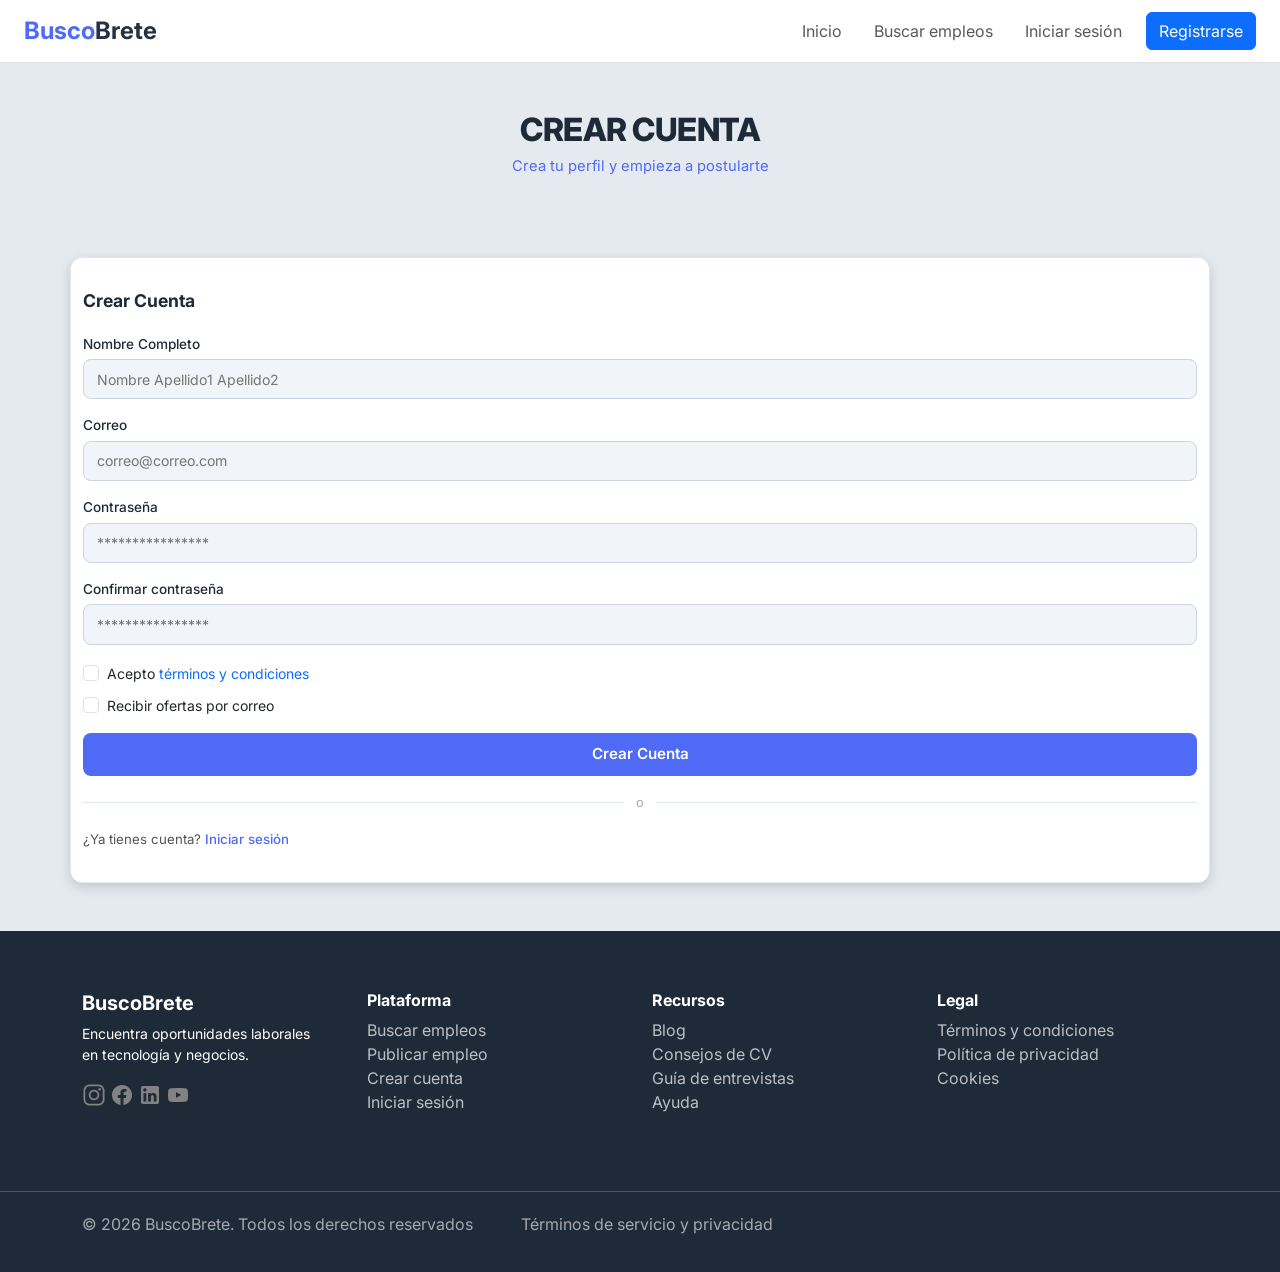
<file: html/registro.html>
<!DOCTYPE html>
<html lang="es">

<head>
    <meta charset="UTF-8">
    <meta name="viewport" content="width=device-width, initial-scale=1.0">
    <title>BuscoBrete - Registro</title>
    <link rel="stylesheet" href="../css/styles.css">

    <!-- Bootstrap CSS -->
    <link href="https://cdn.jsdelivr.net/npm/bootstrap@5.3.8/dist/css/bootstrap.min.css" rel="stylesheet"
        integrity="sha384-sRIl4kxILFvY47J16cr9ZwB07vP4J8+LH7qKQnuqkuIAvNWLzeN8tE5YBujZqJLB" crossorigin="anonymous">    
    <!-- Bootstrap JS Bundle -->
    <script src="https://cdn.jsdelivr.net/npm/bootstrap@5.3.8/dist/js/bootstrap.bundle.min.js"
        integrity="sha384-FKyoEForCGlyvwx9Hj09JcYn3nv7wiPVlz7YYwJrWVcXK/BmnVDxM+D2scQbITxI" crossorigin="anonymous"></script>

    <!-- Google Fonts-->
    <link rel="preconnect" href="https://fonts.googleapis.com">
    <link rel="preconnect" href="https://fonts.gstatic.com" crossorigin>
    <link rel="preconnect" href="https://fonts.googleapis.com">
    <!-- Inter font -->
    <link href="https://fonts.googleapis.com/css2?family=Inter:ital,opsz,wght@0,14..32,100..900;1,14..32,100..900&display=swap" rel="stylesheet">
</head>

<body class="body-bckg">
    <!-- TOP NAV BAR -->
    <nav class="navbar navbar-expand-lg bg-white border-bottom">
        <div class="container-fluid px-4">
            <a href="home.html" class="navbar-brand fw-bold fs-4">
                <span class="brand-busco">Busco</span><span class="brand-brete">Brete</span>
            </a>
            <button class="navbar-toggler" data-bs-toggle="collapse" data-bs-target="#menu">
                <span class="navbar-toggler-icon"></span>
            </button>
            <div class="collapse navbar-collapse justify-content-end" id="menu">
                <ul class="navbar-nav align-items-center gap-3">
                    <li class="nav-item">
                        <a href="home.html" class="nav-link">Inicio</a>
                    </li>
                    <li class="nav-item">
                        <a href="buscarEmpleos.html" class="nav-link">Buscar empleos</a>
                    </li>
                    <li class="nav-item">
                        <a href="login.html" class="nav-link">Iniciar sesión</a>
                    </li>
                    <li class="nav-item">
                        <a href="registro.html"><button class="btn btn-primary">Registrarse</button></a>
                    </li>
                </ul>
            </div>
        </div>
    </nav>

    <main>
        <!-- PAGE HEADER -->
        <section class="py-5 text-center">
            <div class="container">
                <h2 class="auth-page-title">CREAR CUENTA</h2>
                <p class="auth-page-subtitle">Crea tu perfil y empieza a postularte</p>
            </div>
        </section>

        <!-- REGISTRO FORM -->
        <section class="container mb-5">
            <div class="row justify-content-center">
                <div class="auth-card">
                    <h5>Crear Cuenta</h5>

                    <div class="mb-3">
                        <label class="auth-label" for="nombreCompleto">Nombre Completo</label>
                        <input class="auth-input" type="text" id="nombreCompleto" placeholder="Nombre Apellido1 Apellido2">
                    </div>

                    <div class="mb-3">
                        <label class="auth-label" for="correo">Correo</label>
                        <input class="auth-input" type="email" id="correo" placeholder="correo@correo.com">
                    </div>

                    <div class="mb-3">
                        <label class="auth-label" for="contrasena">Contraseña</label>
                        <input class="auth-input" type="password" id="contrasena" placeholder="****************">
                    </div>

                    <div class="mb-3">
                        <label class="auth-label" for="confirmarContrasena">Confirmar contraseña</label>
                        <input class="auth-input" type="password" id="confirmarContrasena" placeholder="****************">
                    </div>

                    <div class="form-check mb-2">
                        <input class="form-check-input" type="checkbox" id="terminos">
                        <label class="form-check-label small" for="terminos">
                            Acepto <a href="#" class="text-primary text-decoration-none">términos y condiciones</a>
                        </label>
                    </div>

                    <div class="form-check mb-3">
                        <input class="form-check-input" type="checkbox" id="ofertas">
                        <label class="form-check-label small" for="ofertas">Recibir ofertas por correo</label>
                    </div>

                    <button class="btn-auth" onclick="crearCuenta()">Crear Cuenta</button>

                    <div class="auth-divider">o</div>

                    <div class="auth-card-links">
                        <p class="mb-0">¿Ya tienes cuenta? <a href="login.html">Iniciar sesión</a></p>
                    </div>
                </div>
            </div>
        </section>
    </main>

    <!-- FOOTER -->
    <footer class="footer">
        <div class="container">
            <div class="row text-center text-md-start">
                <div class="col-md-3 mb-4">
                    <h5 class="fw-bold">BuscoBrete</h5>
                    <p class="small text-md-start">
                        Encuentra oportunidades laborales<br>en tecnología y negocios.
                    </p>
                    <a href="https://instagram.com"><img src="../img/instagram.png" alt="instagram icon" width="24" height="24"></a>
                    <a href="https://facebook.com"><img src="../img/facebook.png" alt="facebook icon" width="24" height="24"></a>
                    <a href="https://linkedin.com"><img src="../img/linkedin.png" alt="linkedin icon" width="24" height="24"></a>
                    <a href="https://www.youtube.com"><img src="../img/youtube.png" alt="youtube icon" width="24" height="24"></a>
                </div>
                <div class="col-md-3">
                    <h6 class="fw-bold">Plataforma</h6>
                    <ul class="list-unstyled">
                        <li><a href="buscarEmpleos.html">Buscar empleos</a></li>
                        <li><a href="#">Publicar empleo</a></li>
                        <li><a href="registro.html">Crear cuenta</a></li>
                        <li><a href="login.html">Iniciar sesión</a></li>
                    </ul>
                </div>
                <div class="col-md-3">
                    <h6 class="fw-bold">Recursos</h6>
                    <ul class="list-unstyled">
                        <li><a href="#">Blog</a></li>
                        <li><a href="#">Consejos de CV</a></li>
                        <li><a href="#">Guía de entrevistas</a></li>
                        <li><a href="#">Ayuda</a></li>
                    </ul>
                </div>
                <div class="col-md-3">
                    <h6 class="fw-bold">Legal</h6>
                    <ul class="list-unstyled">
                        <li><a href="#">Términos y condiciones</a></li>
                        <li><a href="#">Política de privacidad</a></li>
                        <li><a href="#">Cookies</a></li>
                    </ul>
                </div>
            </div>
        </div>
    </footer>

    <!-- SUBFOOTER -->
    <div class="subfooter text-center">
        <div class="d-flex container align-items-center gap-5">
            <p class="mx-0">© 2026 BuscoBrete. Todos los derechos reservados</p>
            <p class="mx-0">Términos de servicio y privacidad</p>
        </div>
    </div>

</body>
</html>
</file>
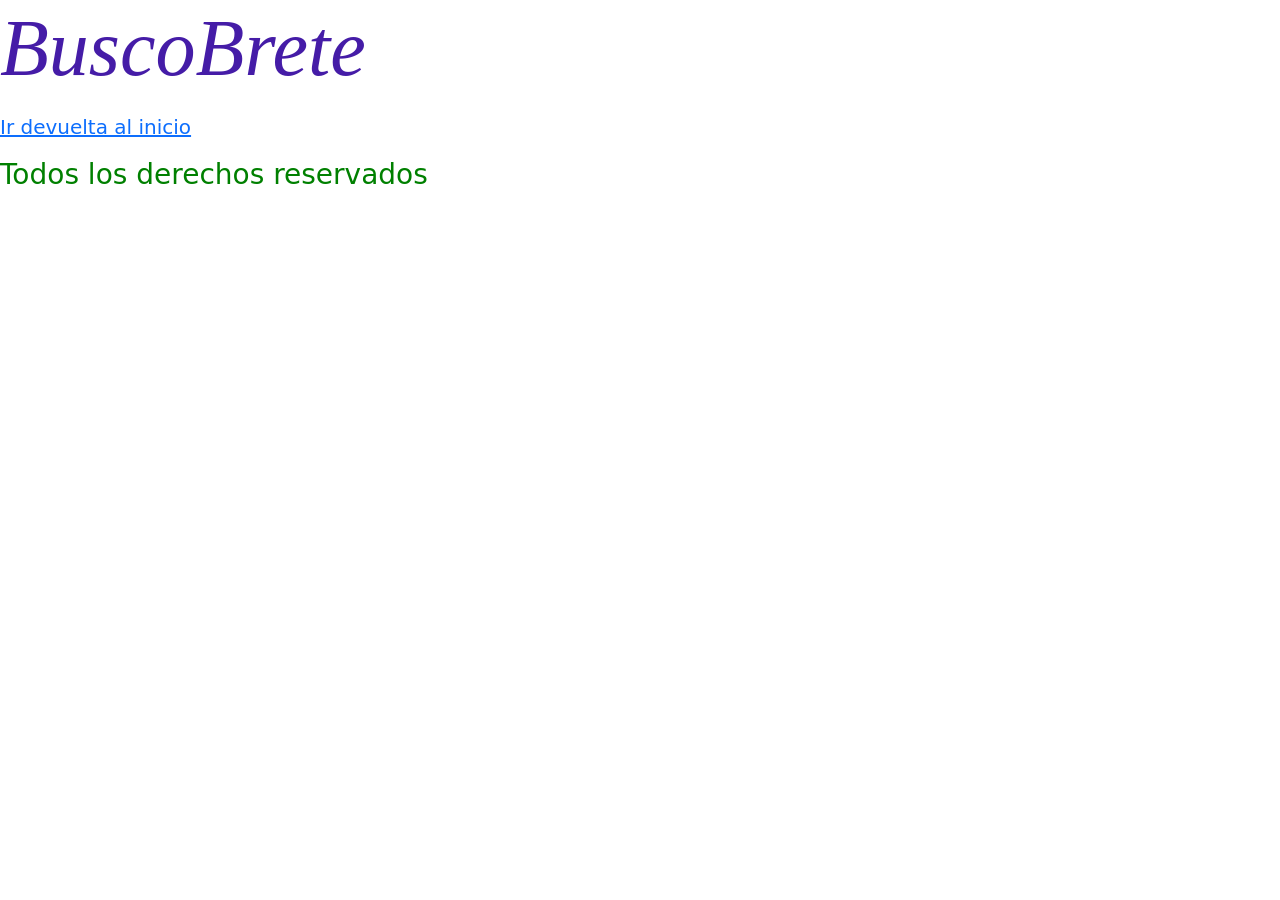
<file: app/BuscoBrete/html/test.html>
<!DOCTYPE html>
<html>
<head>
    <meta charset="UTF-8">
    <meta name="viewport" content="width=device-width, initial-scale=1.0">
    <title>BuscoBrete</title>
    <link rel="stylesheet" href="../css/styles.css">
    

    <link href="https://cdn.jsdelivr.net/npm/bootstrap@5.3.0/dist/css/bootstrap.min.css" rel="stylesheet"
        integrity="sha384-9ndCyUaIbzAi2FUVXJi0CjmCapSmO7SnpJef0486qhLnuZ2cdeRhO02iuK6FUUVM" crossorigin="anonymous">
</head>
<body>
    <h1 class="titulares">BuscoBrete</h1>
    <div class="mt-3 col-3">
        <a style="font-size: 20px;" href="../index.html">Ir devuelta al inicio</a>
    </div>
</body>
<footer>
    <div class="mt-3">
    <h3 id="derechosFooter">Todos los derechos reservados</h3>
    </div>

    <script src="../js/script.js"></script>
</footer>
</file>
<file: css/styles.css>
* {
  /* Como el figma, todo en Inter */
  box-sizing: border-box;
  font-family: "Inter", sans-serif;
  font-optical-sizing: auto;
  font-weight: 400;
  font-style: normal;
}

/* Pasar colores repetidos a variables CSS */

/* Ejemplo, no tan bueno
:root {
  --primary-color: #1a202c;
  --secondary-color: #6e707
  c3;
*/

/* Cambiar inter en HTML por inter en clases, o no */
.inter-bold {
    font-family: "Inter", sans-serif;
    font-optical-sizing: auto;
    font-weight: bold;
}

.inter-regular {
    font-family: "Inter", sans-serif;
    font-optical-sizing: auto;
    font-weight: 400;
}


.body-bckg {
  background-color: #e4eaf0;
}

.titulares {
  font-size: 80px;
  font-style: italic;
  font-family: Georgia, "Times New Roman", Times, serif;
  color: rgb(155, 137, 197);
}

.topBanner {
  background: #243244;
  color: white;
  padding: 100px 0;
  text-align: center;
}

.destacadas {
  background: #f5f7fa;
  padding: 80px 0;
}

.ofrecerCuenta {
  background: #2c3a4a;
  color: white;
  padding: 80px 0;
  text-align: center;
}

.footer {
  background: #1f2a38;
  color: white;
  padding: 60px 0;
}

.footer a {
  color: rgba(255, 255, 255, 0.7);
  text-decoration: none;
}

.list-unstyled a {
  pointer-events: auto;
}

.subfooter {
  background: #1f2a38;
  color: rgba(255, 255, 255, 0.6);
  padding: 20px 0;
  border-top: 1px solid rgba(255, 255, 255, 0.2);
}

.navbar {
  background: #f1f5f9;
  border-bottom: 1px solid #e5e7eb;
}

.buscador {
  background: #f1f5f9;
  border: 1px solid #cbd5e1;
  border-radius: 16px;
  box-shadow: 0 10px 30px rgba(0, 0, 0, 0.2);
  padding: 8px;
}

.tarjeta-filtros {
  background: #f1f5f9;
  border: 1px solid #e2e8f0;
  border-radius: 12px;
  box-shadow: 0 8px 25px rgba(0, 0, 0, 0.2);
}

.tarjeta-trabajo {
  background: white;
  border: 1px solid #e2e8f0;
  border-radius: 12px;
  box-shadow: 0 4px 12px rgba(0, 0, 0, 0.15);
}

/* Login + Registro ++*/

body {
  min-height: 100vh;
  display: flex;
  flex-direction: column;
}

main {
  flex: 1;
}

/* "Busco" en azul, "Brete" en oscuro, ambas en bold */
.brand-busco {
  color: #4f6af5;
  font-weight: 700;
}
.brand-brete {
  color: #243244;
  font-weight: 700;
}

/* Títulos de página centrados */
.auth-page-title {
  font-size: 2rem;
  font-weight: 800;
  color: #1f2a38;
  letter-spacing: -0.5px;
  text-align: center;
  margin-bottom: 0.35rem;
}

.auth-page-subtitle {
  color: #4f6af5;
  font-size: 0.92rem;
  text-align: center;
  margin-bottom: 2rem;
}

/* Ancho fijo en porcentaje de la pantalla (falta que todo se centre)*/
.auth-card {
  background: white;
  border: 1px solid #e2e8f0;
  border-radius: 12px;
  box-shadow: 0 4px 12px rgba(0, 0, 0, 0.15);
  padding: 2rem 2.2rem;
  width: 40vw;
  min-width: 300px;
  max-width: 520px;
  margin: 0 auto;
}

.auth-card h5 {
  font-weight: 700;
  font-size: 1.1rem;
  color: #1f2a38;
  margin-bottom: 1.4rem;
  text-align: left;
}

.auth-label {
  display: block;
  font-size: 0.85rem;
  font-weight: 500;
  color: #1f2a38;
  margin-bottom: 0.3rem;
  text-align: left;
}

.auth-input {
  width: 100%;
  background: #f1f5f9;
  border: 1px solid #cbd5e1;
  border-radius: 8px;
  font-size: 0.88rem;
  padding: 0.55rem 0.8rem;
  color: #1f2a38;
  transition: border-color 0.2s, box-shadow 0.2s, background 0.2s;
}

.auth-input:focus {
  border-color: #4f6af5;
  background: #fff;
  box-shadow: 0 0 0 3px rgba(79, 106, 245, 0.12);
  outline: none;
}

.btn-auth {
  width: 100%;
  background-color: #4f6af5;
  border: none;
  border-radius: 8px;
  padding: 0.62rem;
  font-size: 0.95rem;
  font-weight: 600;
  color: #fff;
  cursor: pointer;
  transition: background 0.2s;
}

.btn-auth:hover {
  background-color: #3a55d4;
}

.auth-divider {
  display: flex;
  align-items: center;
  gap: 0.8rem;
  margin: 1.1rem 0;
  color: #aaa;
  font-size: 0.8rem;
}

/* Las lineas del o */
.auth-divider::before,
.auth-divider::after {
  content: '';
  flex: 1;
  height: 1px;
  background: #e2e8f0;
}

.auth-card-links {
  font-size: 0.83rem;
  color: #555;
  text-align: left;
}

.auth-card-links a {
  color: #4f6af5;
  text-decoration: none;
  font-weight: 500;
}

.auth-card-links a:hover {
  text-decoration: underline;
}

/* Variante para usar btn-auth como <a> en lugar de <button> */
.btn-auth-link {
  display: block;
  text-align: center;
  text-decoration: none;
  margin-top: 0.5rem;
}

/* TODO: Hacer texto centrado y dinamico, en footer, forms, etc. */
/* TODO: Cambiar footer para que el footer main no tenga tanto espacio entre subfooter, dinamico */

  
    :root{
      --bb-bg: #F1F5F9;
      --bb-main: #E4EAF0;
      --bb-text-900:#0f172a;
      --bb-text-800:#1E293B;
      --bb-text-700:#334155;
      --bb-text-600:#374151;
      --bb-text-500:#475569;
      --bb-text-400:#64748B;
      --bb-muted:#9CA3AF;

      --bb-border:#E6EAF0;
      --bb-border-2:#E5E7EB;

      --bb-white:#FFFFFF;
      --bb-surface:#FFFFFF;

      --bb-primary:#2563EB;

      --bb-green-bg:#D1FAE5;
      --bb-green-text:#065F46;

      --bb-red-bg:#FEE2E2;
      --bb-red-text:#991B1B;

      --bb-amber-bg:#FEF3C7;
      --bb-amber-text:#92400E;

      --bb-chip:#E2E8F0;

      --bb-footer:#1F2A38;
    }

    html, body{
      font-family: 'Inter', system-ui, -apple-system, Segoe UI, Roboto, Helvetica, Arial, "Apple Color Emoji", "Segoe UI Emoji";
      background: var(--bb-bg);
      color: var(--bb-text-800);
    }

    /* Contenedor ancho máximo similar a 1248px */
    .container-bb{ max-width: 1248px; }

    /* Header */
    .bb-header{
      background: var(--bb-bg);
      border-bottom: 1px solid var(--bb-border-2);
    }
    .bb-brand{
      font-weight: 700;
      font-size: 24px;
      letter-spacing: .01em;
      color: var(--bb-text-800);
      text-decoration: none;
    }

    .bb-user-badge{
      background: var(--bb-white);
      border-radius: 10px;
      box-shadow: 0 2px 8px rgba(0,0,0,0.06);
      padding: 8px 12px;
    }
    .bb-avatar{
      width: 24px; height: 24px; border-radius: 999px;
      background: rgba(59,130,246,.5);
    }
    .bb-user-name{ font-size:14px; color:var(--bb-text-800); font-weight:500; }
    .bb-user-role{ font-size:11px; color:var(--bb-text-400); }

    /* Main wrapper */
    main{ background: var(--bb-main); }

    /* Hero */
    .bb-hero-title{
      font-weight: 600;
      font-size: 28px;
      line-height: 34px;
      color: var(--bb-text-800);
    }
    .bb-hero-subtitle{
      font-weight: 400;
      font-size: 14px;
      color: var(--bb-text-400);
    }

    /* Tarjetas de stats */
    .bb-stat-card{
      background: var(--bb-white);
      border:1px solid var(--bb-border);
      box-shadow: 0 6px 20px rgba(0,0,0,0.063);
      border-radius:16px;
      padding:20px;
      width:100%;
      max-width:180px;
    }
    .bb-number{ font-size:32px; line-height:39px; font-weight:700; color:var(--bb-text-800); }
    .bb-label{ font-size:14px; color:var(--bb-text-700); font-weight:500; }
    .bb-small{ font-size:12px; color:var(--bb-text-400); }

    /* Tarjetas con tabla */
    .bb-card{
      background: var(--bb-white);
      border:1px solid var(--bb-border);
      box-shadow: 0 10px 25px rgba(0,0,0,0.18);
      border-radius:16px;
    }
    .bb-table-header{
      background:#F9FAFB;
      border-bottom:1px solid var(--bb-border-2);
      font-weight:600; color:#374151; font-size:14px;
    }
    .bb-row{
      border-bottom:1px solid var(--bb-border-2);
      font-size:16px; color:var(--bb-text-500);
    }
    .bb-badge{
      border-radius:6px; padding:8px 6px; font-size:13px; font-weight:500; text-align:center; display:inline-block; min-width:100px;
    }
    .bb-badge--green{ background:var(--bb-green-bg); color:var(--bb-green-text); }
    .bb-badge--red{ background:var(--bb-red-bg); color:var(--bb-red-text); }
    .bb-badge--amber{ background:var(--bb-amber-bg); color:var(--bb-amber-text); }

    .bb-btn-chip{
      background: var(--bb-chip);
      border-radius:10px;
      color:#334155;
      font-weight:500;
      font-size:14px;
      border:none;
      padding:8px 14px;
      box-shadow:0 4px 4px rgba(0,0,0,.25);
    }

    .bb-btn-primary{
      background: var(--bb-primary);
      color:#fff;
      border:none;
      border-radius:6px;
      padding:8px 16px;
      font-size:14px; font-weight:500;
    }

    /* Actividad */
    .bb-activity-item{
      border-bottom:1px solid var(--bb-border-2);
    }
    .bb-activity-time{ color:var(--bb-muted); }

    /* Footer */
    footer{
      background: var(--bb-footer);
      color:#F1F5F9;
    }
    .bb-footer-link{
      color: rgba(255,255,255,.7);
      text-decoration: none;
    }
    .bb-footer-link:hover{ color:#fff; text-decoration: underline; }
    .bb-footer-sub{
      color: rgba(255,255,255,.6);
    }

    /* Helpers de spacing según Figma aproximado */
    .gap-20{ gap:20px; }
    .gap-35{ gap:35px; }
    .gap-80{ gap:80px; }

    /* Responsivo: ajustar tarjetas de stats y tablas */
    @media (max-width: 1200px){
      .bb-stat-card{ max-width: 100%; }
    }
  
    .bb-hi-btn{
    background-color:#2563EB;   /* azul */
    color:#be3c3c;
    border: none;
  }
  .btn-bb:hover{ background-color:#1e4fc2; }
  .btn-bb:focus{ box-shadow:0 0 0 .25rem rgba(37,99,235,.35); }
</file>
<file: app/BuscoBrete/css/styles.css>
.titulares{
    font-size : 80px;
    font-style: italic;
    font-family: Georgia, 'Times New Roman', Times, serif;
    color: rgb(69, 28, 167);
}
</file>
